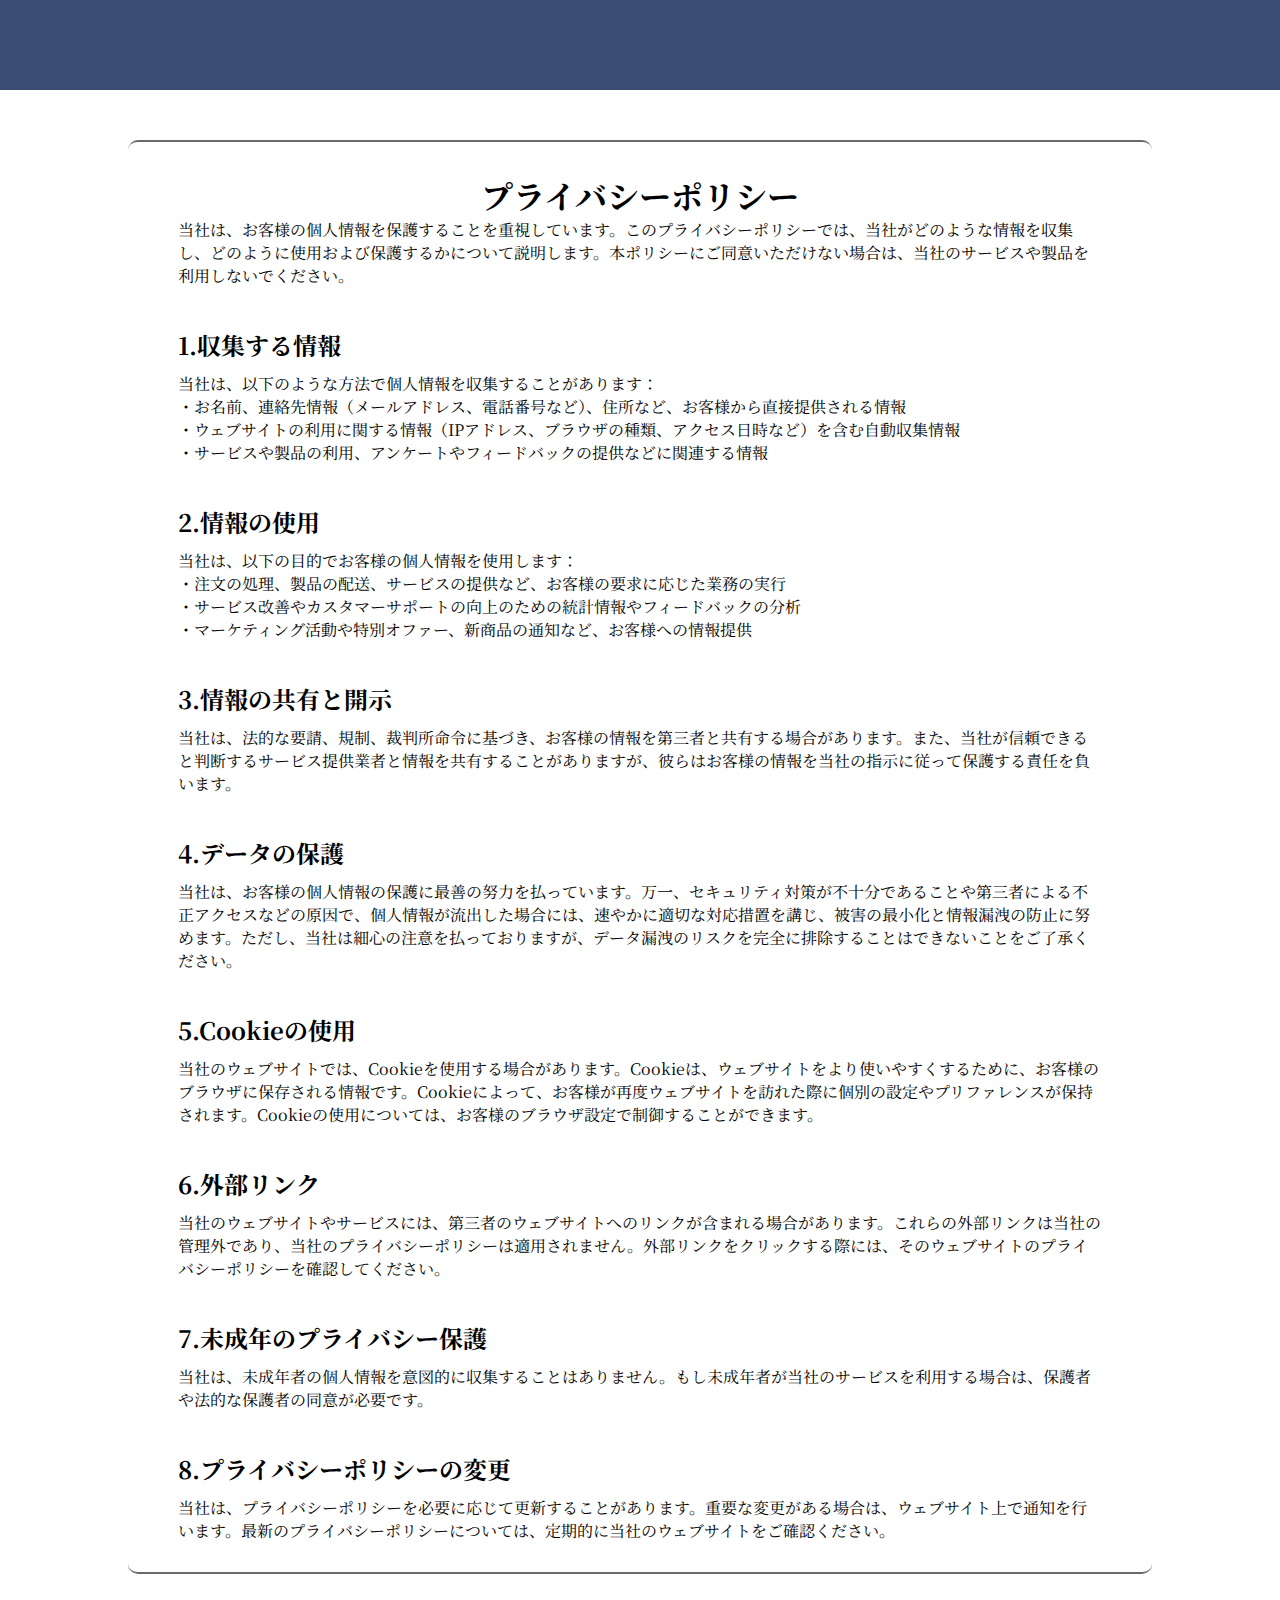
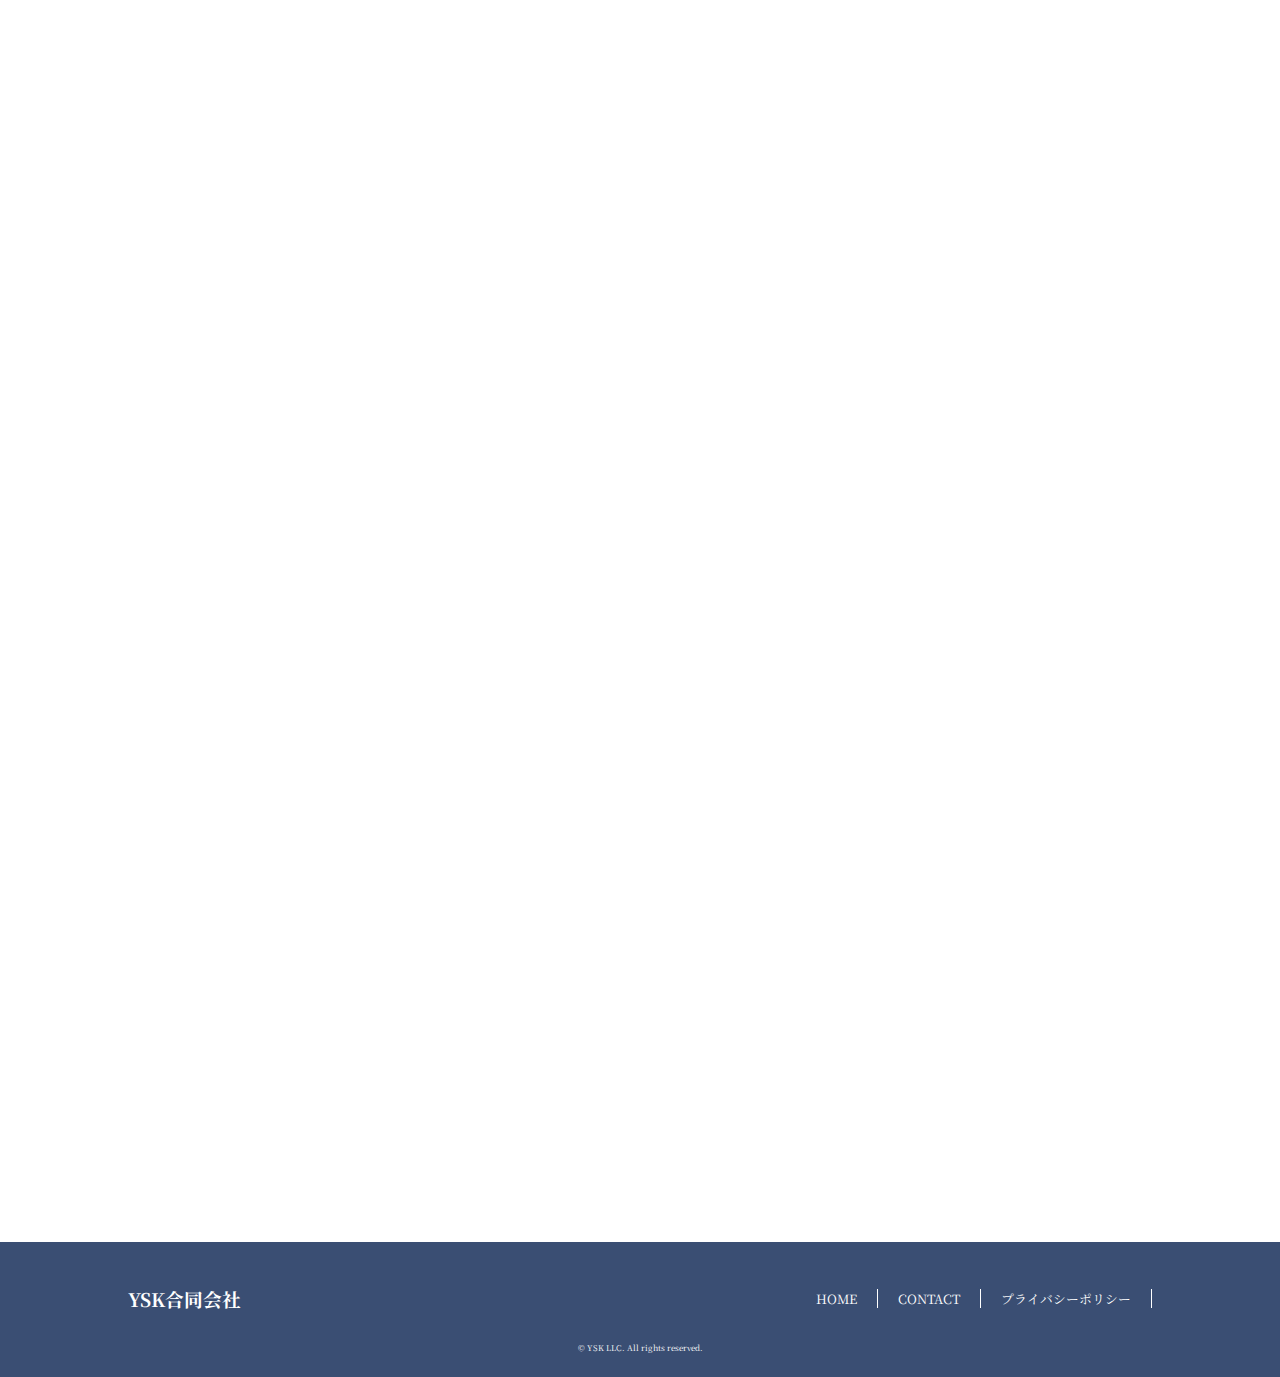
<file: privacypolicy.html>
<!DOCTYPE html>
<html lang="ja">
	<head>
		<title>YSK プライバシーポリシー</title>
		<meta charset="UTF-8" />
		<meta http-equiv="X-UA-Compatible" content="IE=edge" />
		<meta name="viewport" content="width=device-width, initial-scale=1.0" />
		<link rel="shortcut icon" href="image/company_logo_reversi.png" />
		<link rel="stylesheet" href="style.css" />
	</head>
	<body>
		<!-- ヘッダー -->
		<div id="navArea" class="header-policy">
			<h3 id="logo">YSK合同会社</h3>
			<!-- ヘッダー/インナー -->
			<nav id="nav">
				<div class="menu">
					<ul>
						<li><a href="index.html">HOME</a></li>
						<li><a href="#Form">CONTACT</a></li>
					</ul>
				</div>
			</nav>

			<!-- ヘッダー/トグルボタン -->
			<div class="burger">
				<div class="line1"></div>
				<div class="line2"></div>
				<div class="line3"></div>
			</div>

			<!-- バックグラウンド -->
			<div id="mask"></div>
		</div>

		<!-- メイン -->
		<main class="policy">
			<h1>プライバシーポリシー</h1>
			<p>
				当社は、お客様の個人情報を保護することを重視しています。このプライバシーポリシーでは、当社がどのような情報を収集し、どのように使用および保護するかについて説明します。本ポリシーにご同意いただけない場合は、当社のサービスや製品を利用しないでください。
			</p>
			<h2>1.収集する情報</h2>
			<p>
				当社は、以下のような方法で個人情報を収集することがあります：<br />
				・お名前、連絡先情報（メールアドレス、電話番号など）、住所など、お客様から直接提供される情報<br />
				・ウェブサイトの利用に関する情報（IPアドレス、ブラウザの種類、アクセス日時など）を含む自動収集情報<br />
				・サービスや製品の利用、アンケートやフィードバックの提供などに関連する情報
			</p>
			<h2>2.情報の使用</h2>
			<p>
				当社は、以下の目的でお客様の個人情報を使用します：<br />
				・注文の処理、製品の配送、サービスの提供など、お客様の要求に応じた業務の実行<br />
				・サービス改善やカスタマーサポートの向上のための統計情報やフィードバックの分析<br />
				・マーケティング活動や特別オファー、新商品の通知など、お客様への情報提供
			</p>
			<h2>3.情報の共有と開示</h2>
			<p>
				当社は、法的な要請、規制、裁判所命令に基づき、お客様の情報を第三者と共有する場合があります。また、当社が信頼できると判断するサービス提供業者と情報を共有することがありますが、彼らはお客様の情報を当社の指示に従って保護する責任を負います。
			</p>
			<h2>4.データの保護</h2>
			<p>
				当社は、お客様の個人情報の保護に最善の努力を払っています。万一、セキュリティ対策が不十分であることや第三者による不正アクセスなどの原因で、個人情報が流出した場合には、速やかに適切な対応措置を講じ、被害の最小化と情報漏洩の防止に努めます。ただし、当社は細心の注意を払っておりますが、データ漏洩のリスクを完全に排除することはできないことをご了承ください。
			</p>
			<h2>5.Cookieの使用</h2>
			<p>
				当社のウェブサイトでは、Cookieを使用する場合があります。Cookieは、ウェブサイトをより使いやすくするために、お客様のブラウザに保存される情報です。Cookieによって、お客様が再度ウェブサイトを訪れた際に個別の設定やプリファレンスが保持されます。Cookieの使用については、お客様のブラウザ設定で制御することができます。
			</p>
			<h2>6.外部リンク</h2>
			<p>
				当社のウェブサイトやサービスには、第三者のウェブサイトへのリンクが含まれる場合があります。これらの外部リンクは当社の管理外であり、当社のプライバシーポリシーは適用されません。外部リンクをクリックする際には、そのウェブサイトのプライバシーポリシーを確認してください。
			</p>
			<h2>7.未成年のプライバシー保護</h2>
			<p>
				当社は、未成年者の個人情報を意図的に収集することはありません。もし未成年者が当社のサービスを利用する場合は、保護者や法的な保護者の同意が必要です。
			</p>
			<h2>8.プライバシーポリシーの変更</h2>
			<p>
				当社は、プライバシーポリシーを必要に応じて更新することがあります。重要な変更がある場合は、ウェブサイト上で通知を行います。最新のプライバシーポリシーについては、定期的に当社のウェブサイトをご確認ください。
			</p>
		</main>

		<!-- コンタクトフォーム -->
		<div id="Form" class="fade-In-effect">
			<h2>CONTACT</h2>
			<h3>～お問い合わせ～</h3>
			<div class="Form-Item">
				<p class="Form-Item-Label">
					<span class="Form-Item-Label-Required">必須</span>会社名
				</p>
				<input
					type="text"
					class="Form-Item-Input"
					placeholder="例）株式会社令和"
				/>
			</div>
			<div class="Form-Item">
				<p class="Form-Item-Label">
					<span class="Form-Item-Label-Required">必須</span>氏名
				</p>
				<input type="text" class="Form-Item-Input" placeholder="例）山田太郎" />
			</div>
			<div class="Form-Item">
				<p class="Form-Item-Label">
					<span class="Form-Item-Label-Required">必須</span>電話番号
				</p>
				<input
					type="text"
					class="Form-Item-Input"
					placeholder="例）000-0000-0000"
				/>
			</div>
			<div class="Form-Item">
				<p class="Form-Item-Label">
					<span class="Form-Item-Label-Required">必須</span>メールアドレス
				</p>
				<input
					type="email"
					class="Form-Item-Input"
					placeholder="例）example@gmail.com"
				/>
			</div>
			<div class="Form-Item">
				<p class="Form-Item-Label isMsg">
					<span class="Form-Item-Label-Required">必須</span>お問い合わせ内容
				</p>
				<textarea class="Form-Item-Textarea"></textarea>
			</div>
			<input type="submit" class="Form-Btn" value="送信する" />
		</div>

		<!-- フッター -->
		<footer>
			<div class="footer-top">
				<h3>YSK合同会社</h3>
				<div class="footer-right">
					<ul>
						<li><a href="index.html"> HOME </a></li>
						<li>
							<a href="#Form"> CONTACT </a>
						</li>
						<li>
							<a href="#"> プライバシーポリシー </a>
						</li>
					</ul>
				</div>
			</div>
			<div class="footer-bottom">© YSK LLC. All rights reserved.</div>
		</footer>

		<script src="https://cdn.jsdelivr.net/npm/gsap@3.12.1/dist/gsap.min.js"></script>
		<script
			src="https://code.jquery.com/jquery-3.7.0.min.js"
			integrity="sha256-2Pmvv0kuTBOenSvLm6bvfBSSHrUJ+3A7x6P5Ebd07/g="
			crossorigin="anonymous"
		></script>
		<script src="app.js"></script>
	</body>
</html>
</file>
<file: style.css>
@import url("https://fonts.googleapis.com/css2?family=Noto+Serif+JP:wght@200;300;400;500;600&display=swap");

* {
	margin: 0;
	padding: 0;
	box-sizing: border-box;
	font-family: "Noto Serif JP", serif;
	scroll-behavior: smooth;
}

a {
	text-decoration: none;
	color: #fff;
}

li {
	list-style: none;
}

/* ヘッダー */

@keyframes fall {
	from {
		opacity: 0;
	}

	80% {
		opacity: 0.8;
	}

	to {
		opacity: 1;
	}
}

.fade-In-effect {
	opacity: 0;
}

.fade-In-effect.is-animated {
	animation: fall 2s linear forwards;
}

header {
	height: 100vh;
	text-shadow: 0px 0px 5px #000;
}

#navArea {
	display: grid;
	grid-template-columns: 10% 1fr 1fr 10%;
	align-items: center;
	color: #fff;
	min-height: 10vh;
}

#logo {
	grid-column: 2/2;
	font-size: 24px;
	z-index: 10;
}

nav {
	z-index: 10;
}

.menu {
	justify-self: end;
}

.menu ul {
	display: flex;
	justify-content: space-evenly;
	font-weight: 600;
}

.burger {
	grid-column: 3/3;
	display: none;
	margin-left: 100px;
	cursor: pointer;
	z-index: 100;
	filter: drop-shadow(0px 0px 3px #000);
}

@keyframes navLinksFade {
	0% {
		opacity: 0;
	}
	100% {
		opacity: 0.5;
	}
}

.burger div {
	width: 25px;
	height: 2px;
	background-color: #fff;
	border-radius: 4px;
	margin: 5px;
}

.nav-active {
	transform: translateX(0%) !important;
	width: 80%;
	opacity: 0.9;
}

@media screen and (max-width: 768px) {
	body {
		overflow-x: hidden;
	}

	nav {
		position: absolute;
		top: 8vh;
		right: 0;
		height: 92vh;
		background-color: #3a4e73;
		width: 0;
		transform: translateX(100%);
		transition: all 0.5s ease-in-out;
		overflow: hidden;
	}

	.menu {
		height: 100%;
		top: 50%;
	}

	.menu ul {
		height: 100%;
		flex-direction: column;
		text-align: center;
	}

	.menu ul li {
		width: 80%;
		font-size: 1.5rem;
		align-items: center;
		padding-bottom: 10px;
		border-bottom: 1px solid #fff;
	}

	.burger {
		display: block;
	}
}

.slider {
	position: absolute;
	top: 0;
	left: 0;
	width: 100%;
	height: 100%;
	background: linear-gradient(to left, #aaa, #fff);
	z-index: -1;
}

section {
	position: absolute;
	width: 100%;
	height: 100vh;
	display: flex;
	justify-content: center;
	align-items: center;
	top: 0;
	left: 0;
	overflow: hidden;
}

.hero {
	position: relative;
	top: 0;
	left: 0;
}

.hero img {
	width: 100%;
	height: 100%;
	object-fit: cover;
}

.hero::after {
	content: "";
	position: absolute;
	top: 0;
	left: 0;
	background-color: #ddd;
	width: 100%;
	height: 100vh;
	opacity: 0.4;
}

.headline {
	display: block;
	position: absolute;
	top: 70%;
	color: #fff;
	font-size: 100px;
	padding-left: 50px;
	overflow: hidden;
}

@media screen and (max-width: 768px) {
	.headline {
		font-size: 2rem;
		padding-left: 0;
		top: 60%;
	}
}

/* メイン */
.contents {
	align-items: center;
	text-align: center;
	margin: 0 auto;
	width: 80%;
}

.contents h2 {
	font-size: 3rem;
}

@media screen and (max-width: 768px) {
	.contents h2 {
		font-size: 2rem;
		line-height: 1.2;
	}
}

.contents h3 {
	font-size: 1.5rem;
	color: #000;
}

@media screen and (max-width: 768px) {
	.contents h3 {
		font-size: 1rem;
		padding-top: 15px;
	}
}

.contents p {
	margin: 30px 0;
	font-weight: 600;
}

/* サービス */

#contents-about {
	margin: 10vh auto;
}

@media screen and (max-width: 768px) {
	#detail p {
		font-size: 0.9rem;
		line-height: 2.5;
	}
}

#services {
	width: 90%;
	margin: auto;
	margin-bottom: 30vh;
	display: grid;
	grid-template-columns: 1fr 1fr;
	gap: 1em;
	padding: 1em;
}

@media screen and (max-width: 768px) {
	#services {
		width: 100%;
		margin-bottom: 10vh;
		grid-template-columns: 1fr;
	}
}

.card {
	position: relative;
	overflow: hidden;
	margin-left: 30px;
	margin-right: 30px;
	padding: 30px 20px;
	border-radius: 10px;
	color: #fff;
	background-color: #3a4e73;
	box-shadow: 0px 0px 5px #eee;
}

@media screen and (max-width: 768px) {
	.card {
		margin: 0;
		padding: 10px 0;
	}
}

/* カード交際エフェクト */
.card:before {
	content: "";
	position: absolute;
	top: 0;
	left: -70%;
	width: 50%;
	height: 100%;
	background: linear-gradient(
		to right,
		rgba(255, 255, 255, 0) 0%,
		rgba(255, 255, 255, 0.3) 100%
	);
	transform: skewX(-25deg);
}

.card:hover::before {
	animation: shine 0.7s;
}

@keyframes shine {
	100% {
		left: 100%;
	}
}

.card img {
	width: 30%;
	transition: all ease-in-out 0.2s;
}

.card:hover img {
	transform: scale(1.2);
}
.card h4 {
	padding-top: 20px;
	font-size: 1.2rem;
	color: #fff;
}

@media screen and (max-width: 768px) {
	.card h4 {
		font-size: 1rem;
		padding-top: 10px;
	}

	.card p {
		font-size: 0.7rem;
		padding: 0 30px;
		line-height: 2;
	}
}

/* 会社の思い */
.detail {
	display: flex;
	width: 100%;
	margin: 10vh auto 30vh auto;
	justify-content: space-around;
	align-items: center;
}

@media screen and (max-width: 768px) {
	.detail {
		margin: 30px auto;
	}
}

.detail img {
	width: 200%;
}

.detail-image {
	position: relative;
	width: 50%;
	height: 100%;
	display: flex;
	align-items: center;
	justify-content: center;
	overflow: hidden;
}

.detail-image::after {
	position: absolute;
	content: "";
	top: 0;
	bottom: 0;
	left: 0;
	right: 0;
	box-shadow: inset 0 0 10px 15px #fff;
}

.detail-text {
	display: flex;
	width: 50%;
	height: 100%;
	align-items: center;
	justify-content: center;
	margin: auto;
}

.detail-text p {
	writing-mode: vertical-rl;
	line-height: 5rem;
	font-size: 1.5rem;
}
@media screen and (max-width: 768px) {
	.detail-text p {
		line-height: 3rem;
		font-size: 1rem;
	}
}

/* フォーム */
#Form {
	align-items: center;
	text-align: center;
	margin: 20vh auto;
	max-width: 720px;
}

@media screen and (max-width: 768px) {
	#Form {
		width: 100%;
		margin: 10vh auto;
	}
}

#Form h2 {
	font-size: 3rem;
}
#Form h3 {
	font-size: 1.5rem;
	color: #000;
	margin-bottom: 5vh;
}

@media screen and (max-width: 768px) {
	#Form h2 {
		font-size: 2rem;
	}

	#Form h3 {
		font-size: 1rem;
	}
}

.Form-Item {
	border-top: 1px solid #ddd;
	padding-top: 24px;
	padding-bottom: 24px;
	width: 100%;
	display: flex;
	align-items: center;
}
@media screen and (max-width: 768px) {
	.Form-Item {
		padding-left: 14px;
		padding-right: 14px;
		padding-top: 16px;
		padding-bottom: 16px;
		flex-wrap: wrap;
	}
}
.Form-Item:nth-child(5) {
	border-bottom: 1px solid #ddd;
}
.Form-Item-Label {
	width: 100%;
	max-width: 248px;
	letter-spacing: 0.05em;
	font-weight: bold;
	font-size: 18px;
}
@media screen and (max-width: 768px) {
	.Form-Item-Label {
		max-width: inherit;
		display: flex;
		align-items: center;
		font-size: 15px;
	}
}
.Form-Item-Label.isMsg {
	margin-top: 8px;
	margin-bottom: auto;
}
@media screen and (max-width: 768px) {
	.Form-Item-Label.isMsg {
		margin-top: 0;
	}
}
.Form-Item-Label-Required {
	border-radius: 6px;
	margin-right: 8px;
	padding-top: 8px;
	padding-bottom: 8px;
	width: 48px;
	display: inline-block;
	text-align: center;
	background: #3a4e73;
	color: #fff;
	font-size: 14px;
}
@media screen and (max-width: 768px) {
	.Form-Item-Label-Required {
		border-radius: 4px;
		padding-top: 4px;
		padding-bottom: 4px;
		width: 32px;
		font-size: 10px;
	}
}
.Form-Item-Input {
	border: 1px solid #ddd;
	border-radius: 6px;
	margin-left: 40px;
	padding-left: 1em;
	padding-right: 1em;
	height: 48px;
	flex: 1;
	width: 100%;
	max-width: 410px;
	background: #eaedf2;
	font-size: 18px;
}
@media screen and (max-width: 768px) {
	.Form-Item-Input {
		margin-left: 0;
		margin-top: 18px;
		height: 40px;
		flex: inherit;
		font-size: 15px;
	}
}
.Form-Item-Textarea {
	border: 1px solid #ddd;
	border-radius: 6px;
	margin-left: 40px;
	padding-left: 1em;
	padding-right: 1em;
	height: 216px;
	flex: 1;
	width: 100%;
	max-width: 410px;
	background: #eaedf2;
	font-size: 18px;
}
@media screen and (max-width: 768px) {
	.Form-Item-Textarea {
		margin-top: 18px;
		margin-left: 0;
		height: 200px;
		flex: inherit;
		font-size: 15px;
	}
}
.Form-Btn {
	border-radius: 6px;
	margin-top: 32px;
	margin-left: auto;
	margin-right: auto;
	padding-top: 20px;
	padding-bottom: 20px;
	width: 280px;
	display: block;
	letter-spacing: 0.05em;
	background: #3a4e73;
	color: #fff;
	font-weight: bold;
	font-size: 20px;
	cursor: pointer;
}
@media screen and (max-width: 768px) {
	.Form-Btn {
		margin-top: 24px;
		padding-top: 8px;
		padding-bottom: 8px;
		width: 160px;
		font-size: 16px;
	}
}

/* 会社概要 */
dl {
	padding: 3%;
	margin-top: 20px;
	margin-bottom: 40px;
	font-size: 1.1rem;
	font-weight: 500;
}

@media screen and (max-width: 768px) {
	dl {
		font-size: 0.8rem;
		font-weight: 400;
	}

	dl dd {
		font-size: 0.8rem;
	}
}

dl dt {
	border-top: 1px solid #666666;
	float: left;
	width: 25%;
	padding: 2% 0;
}
dl dd {
	border-top: 1px solid #666666;
	padding: 2% 0;
	margin-left: 25%;
}

dl dt:first-child {
	border-top: none;
}

dl dt:first-child + dd {
	border-top: none;
}

/* フッター */
footer {
	width: 100%;
	height: 15vh;
	padding: 1% 10%;
	text-align: center;
	justify-content: space-around;
	color: #fff;
	background-color: #3a4e73;
}

@media screen and (max-width: 768px) {
	footer {
		padding: 1% 5%;
	}
}

.footer-top {
	display: flex;
	height: 80%;
	width: 100%;
	justify-content: space-between;
}

.footer-top h3 {
	display: flex;
	align-items: center;
}

.footer-right {
	width: auto;
	display: flex;
	align-items: center;
	text-align: left;
	font-size: 0.8rem;
}

@media screen and (min-width: 769px) {
	.footer-right ul {
		display: flex;
		justify-content: space-evenly;
		margin: auto;
	}

	.footer-right ul li {
		justify-content: space-between;
		margin: auto;
		border-right: 1px solid #fff;
		padding: 0 20px;
	}

	.footer-right ul li:nth-child(4) {
		border: 0px;
	}
}

@media screen and (max-width: 768px) {
	.footer-right {
		font-size: 0.5rem;
	}

	.footer-right ul li {
		border-bottom: 1px solid #ddd;
		margin-bottom: 3px;
	}
}

.footer-bottom {
	height: 20%;
	padding-bottom: 5px;
	font-size: 0.5rem;
}

/* プライバシーポリシー */

.header-policy {
	background-color: #3a4e73;
}

.header-policy a,
.header-policy #logo {
	color: #fff;
	text-shadow: 0px 0px 2px #fff;
}

.policy {
	width: 80%;
	justify-content: center;
	margin: 50px auto;
	padding: 30px 50px;
	border-top: 2px solid #6b6b6b;
	border-bottom: 2px solid #6b6b6b;
	border-radius: 10px;
}

.policy h1 {
	text-align: center;
}

.policy h2 {
	margin-top: 40px;
	margin-bottom: 10px;
}

@media screen and (max-width: 768px) {
	.policy {
		width: 90%;
		padding: 30px 10px;
	}
	.policy h1 {
		font-size: 25px;
	}
	.policy h2 {
		font-size: 20px;
		margin-top: 20px;
		margin-bottom: 5px;
	}

	.policy p {
		font-size: 10px;
	}
}
</file>
